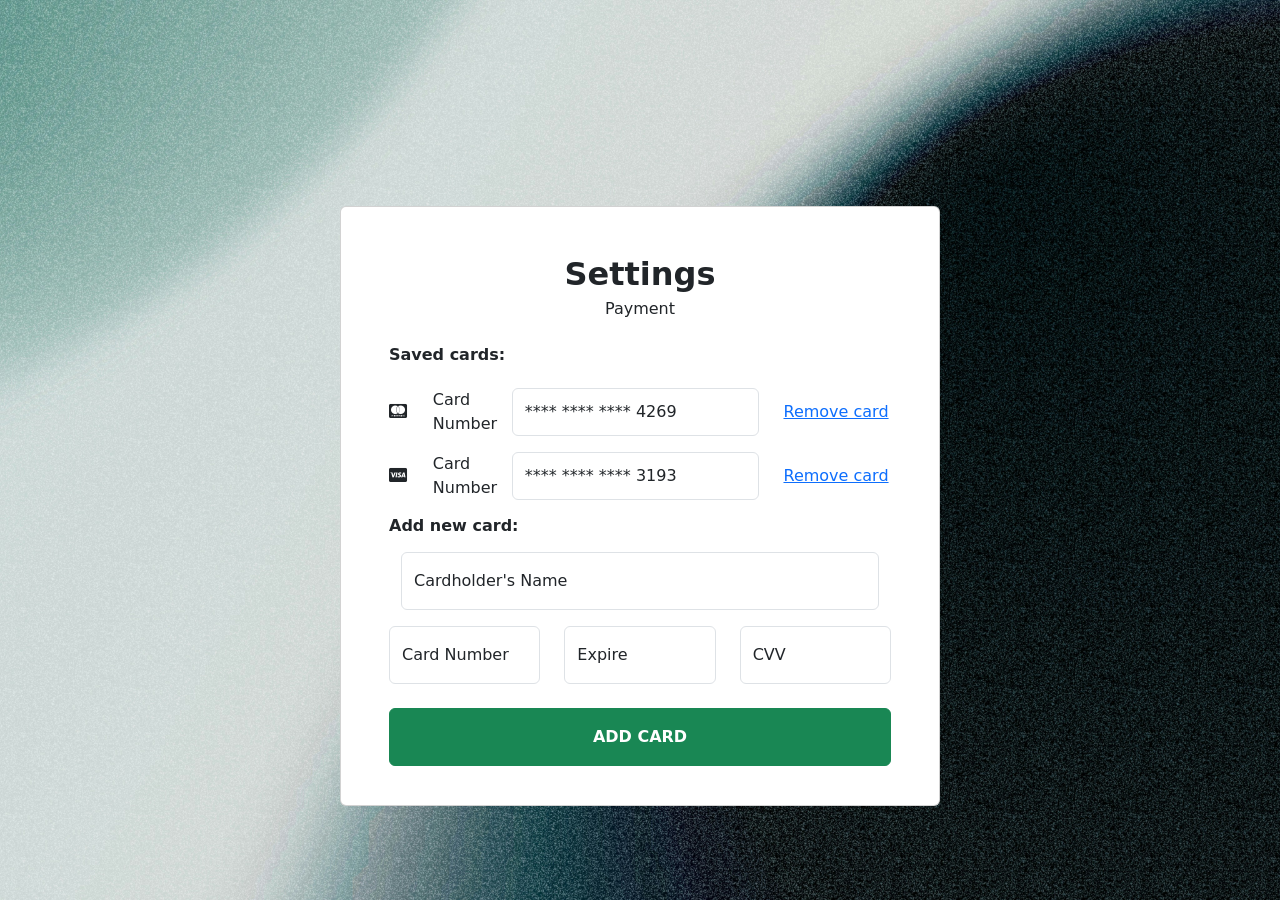
<file: index.html>
<!DOCTYPE html>
<html lang="en">
<head>
    <meta charset="UTF-8">
    <meta name="viewport" content="width=device-width, initial-scale=1.0">
    <title>Payment-Form</title>
    <link rel="stylesheet" href="https://cdnjs.cloudflare.com/ajax/libs/font-awesome/6.5.2/css/all.min.css">
        <link href="https://cdn.jsdelivr.net/npm/bootstrap@5.3.8/dist/css/bootstrap.min.css" rel="stylesheet" integrity="sha384-sRIl4kxILFvY47J16cr9ZwB07vP4J8+LH7qKQnuqkuIAvNWLzeN8tE5YBujZqJLB" crossorigin="anonymous">
<link rel="stylesheet" href="css/style.css">
</head>
<body>
    <div class="container-fluid backImag">
    
        <div class="container min-vh-100 d-flex align-items-center justify-content-center py-4">
            <div class="card card-cont">
                <div class="card-body p-4 p-lg-5">
                    <div class="text-center mb-4">
                        <h1 class="h2 fw-semibold mb-1">Settings</h1>
                        <p class="mb-0">Payment</p>
                    </div>
                    <h6 class="fw-bold mb-4">Saved cards:</h6>
                    <div class="row align-items-center">
                        <div class="col-lg-1">
                            <i class="fa-brands fa-cc-mastercard"></i>
    
    
                        </div>
                        <div class="col-lg-8 d-flex">
                            <label class=" fs-6">Card Number</label>
                            <input type="text" class="form-control card-number" value="**** **** **** 4269" readonly>
    
    
    
                        </div>
    
                        <div class="col-lg-3">
                            <a href="#" class="remove-card fs-6 ">
                                Remove card
                            </a>
                        </div>
    
                    </div>
                    <div class="row align-items-center mt-3">
                        <div class="col-lg-1">
                            <i class="fa-brands fa-cc-visa"></i>
    
    
                        </div>
                        <div class="col-lg-8 d-flex">
                            <label class=" fs-6">Card Number</label>
                            <input type="text" class="form-control card-number" value="**** **** **** 3193" readonly>
    
    
    
                        </div>
    
                        <div class="col-lg-3">
                            <a href="#" class="remove-card fs-6 ">
                                Remove card
                            </a>
                        </div>
    
                    </div>
                    <h6 class="fw-bold mb-3 mt-3">Add new card:</h6>
                    <div class="container text-center">
                        <div class="row">
                            <div class="col-12">
                                <div class="form-floating mb-3">
                                    <input type="text" class="form-control px-5" id="cardholder"
                                        placeholder="Cardholder's Name">
                                    <label for="cardholder">Cardholder's Name</label>
                                </div>
                            </div>
                        </div>
    
                    </div>
                    <div class="row">
    
                        <div class="col-sm">
                            <div class="form-floating">
                                <input type="text" class="form-control" id="cardNumber" placeholder="Card Number">
                                <label for="cardNumber">Card Number</label>
                            </div>
                        </div>
    
                        <div class="col-sm">
                            <div class="form-floating">
                                <input type="text" class="form-control" id="expire" placeholder="MM/YY">
                                <label for="expire">Expire</label>
                            </div>
                        </div>
    
                        <div class="col-sm">
                            <div class="form-floating">
                                <input type="text" class="form-control" id="cvv" placeholder="CVV">
                                <label for="cvv">CVV</label>
                            </div>
                        </div>
    
                    </div>
    
                    <div class="d-grid mt-4">
                        <button type="button" class="btn btn-success add-card-btn py-3 fw-semibold">
                            ADD CARD
                        </button>
                    </div>
                </div>
    
            </div>
        </div>
    
    
    
    
    </div>
    
    
  








        <script src="https://cdn.jsdelivr.net/npm/bootstrap@5.3.8/dist/js/bootstrap.bundle.min.js" integrity="sha384-FKyoEForCGlyvwx9Hj09JcYn3nv7wiPVlz7YYwJrWVcXK/BmnVDxM+D2scQbITxI" crossorigin="anonymous"></script>

</body>
</html>
</file>
<file: css/style.css>
.backImag{
     background-image: url("../image/visacard1.jpg");
    background-size: cover;
    background-position: center;
    background-repeat: no-repeat;
      height: 900px;
      width: 100%;
}
.card-cont{
    width: 600px;
    height: 600px;
   margin-top: 10%;
}
</file>
